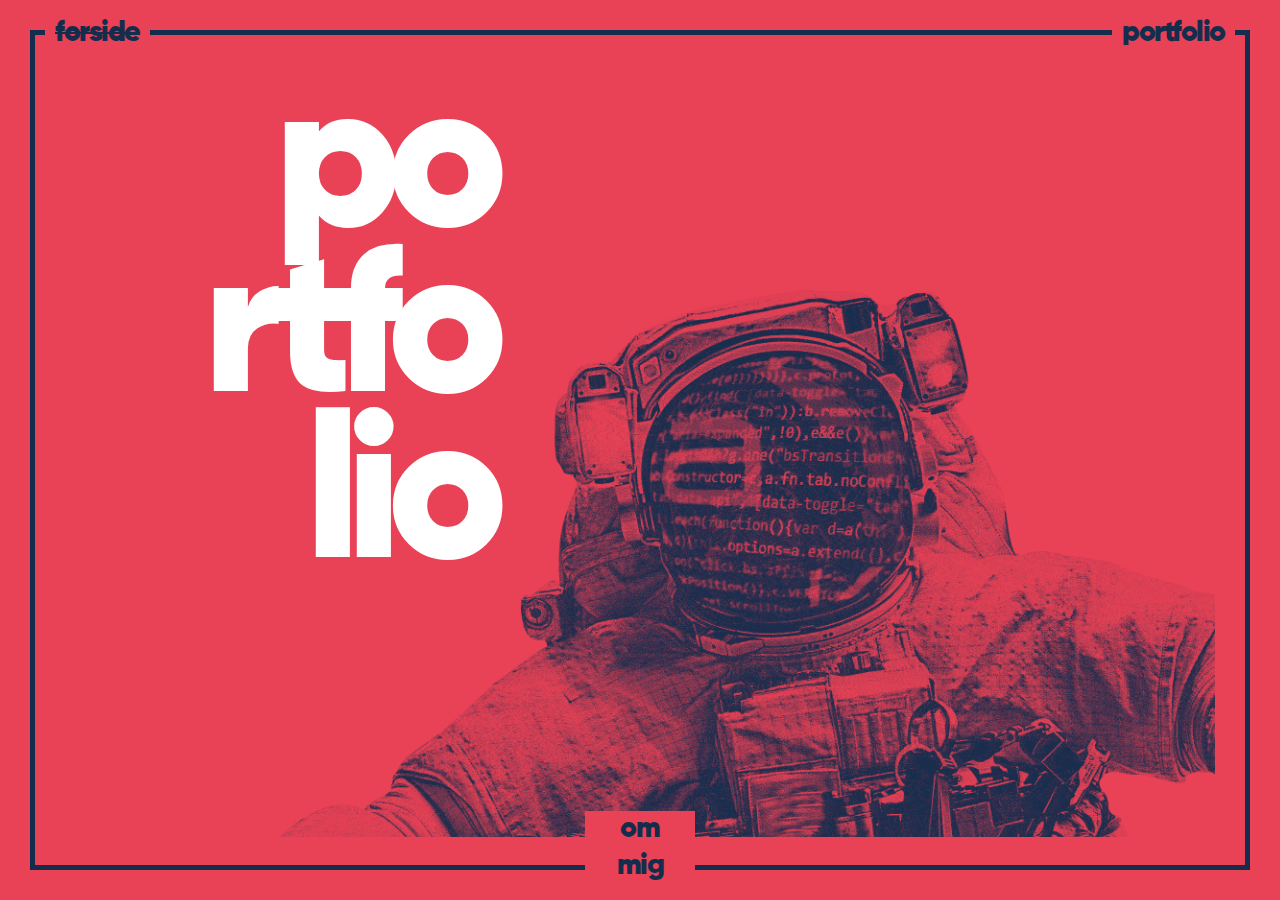
<file: index.html>
<!doctype html>
<html lang="da">

<head>
    <meta charset="utf-8">
    <meta name="viewport" content="width=device-width, initial-scale=1.0">
    <meta name="robots" content="noindex">
    <meta name="description" content="Portfolio">
    <title>Portfolio</title>
    <link rel="stylesheet" href="css/style.css">
</head>

<body>
    <div id="wrapper" class="overflow_hidden">
        <div id="splash"></div>
        <div id="header" class="">
            <h1>po<br>rtfo<br>lio</h1>
        </div>

        <div id="header2" class="">
            <h1>multimedie<br>designer</h1>
            <h4>[1. sem.]</h4>
            <h4>Fríðbjartur Miðberg</h4>
        </div>
    </div>

    <!--nav-->
    <div class="frame">
    </div>
    <div id="forside"><a href="index.html" class="white_text fade">forside</a></div>
    <div id="port"><a href="portfolio.html" class="fade">portfolio</a></div>
    <div id="om"><a href="om.html" class="fade">om mig</a></div>
    <!--nav slut-->

    <script src="https://code.jquery.com/jquery-3.3.1.js"></script>
    <script src="js/main.js"></script>
</body>

</html>
</file>
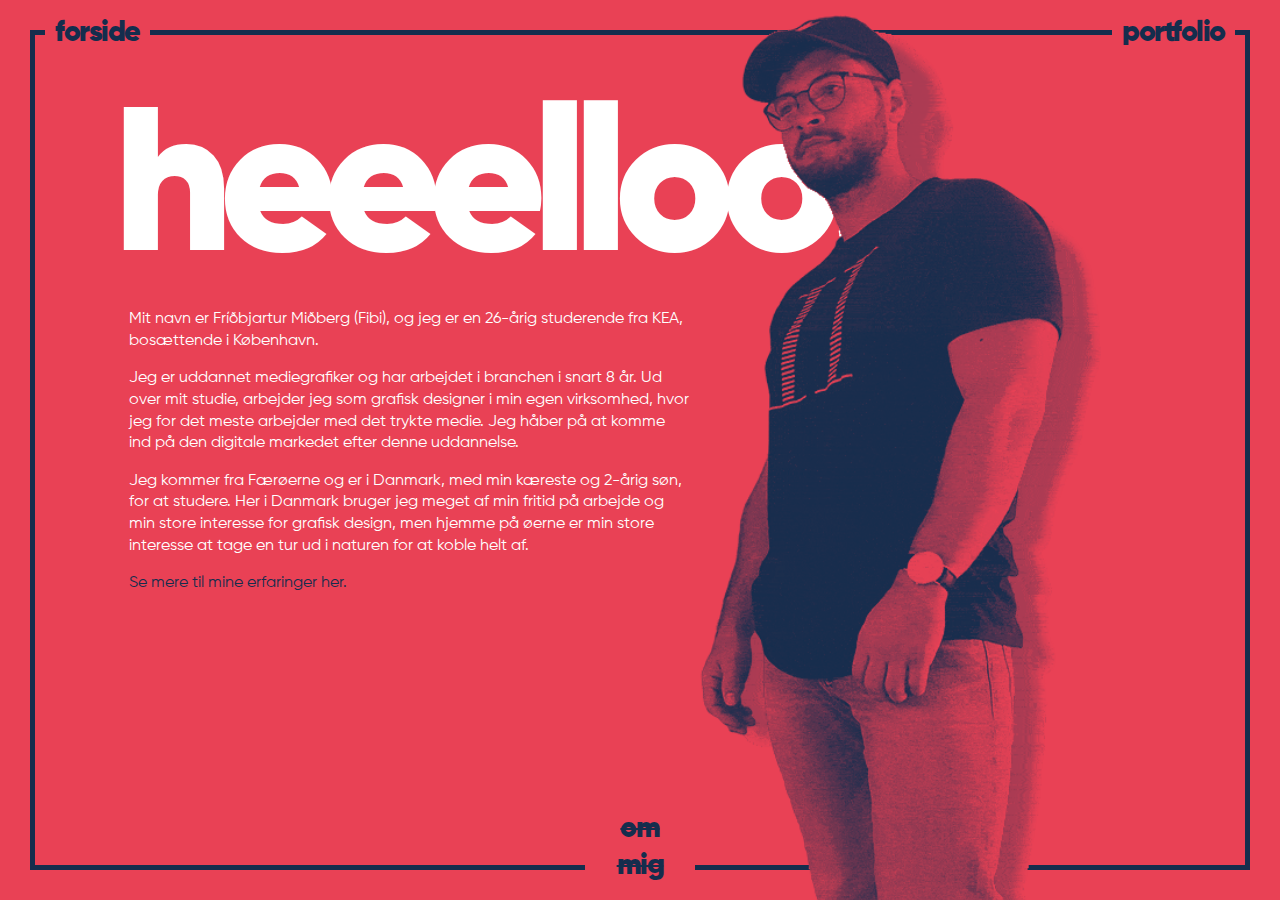
<file: om.html>
<!doctype html>
<html lang="da">

<head>
    <meta charset="utf-8">
    <meta name="viewport" content="width=device-width, initial-scale=1.0">
    <meta name="robots" content="noindex">
    <meta name="description" content="Portfolio">
    <title>Portfolio</title>
    <link rel="stylesheet" href="css/style.css">
</head>

<body>
    <div id="wrapper">
        <div id="covertxt_om" class="">
            <h1>heeelloo!</h1>
            <div class="column text">
                <p class="bold"><br>Mit navn er Fríðbjartur Miðberg (Fibi), og jeg er en 26-årig studerende fra KEA, bosættende i København.</p>

                <p class="bold">Jeg er uddannet mediegrafiker og har arbejdet i branchen i snart 8 år. Ud over mit studie, arbejder jeg som grafisk designer i min egen virksomhed, hvor jeg for det meste arbejder med det trykte medie. Jeg håber på at komme ind på den digitale markedet efter denne uddannelse.</p>
                <p class="bold">Jeg kommer fra Færøerne og er i Danmark, med min kæreste og 2-årig søn, for at studere. Her i Danmark bruger jeg meget af min fritid på arbejde og min store interesse for grafisk design, men hjemme på øerne er min store interesse at tage en tur ud i naturen for at koble helt af.
                </p>
                <p class="bold" style="cursor:pointer;" onClick="window.open('https://www.facebook.com/midbergdesign','_newtab');"><a href="" target="_blank">Se mere til mine erfaringer her.</a></p>
            </div>
        </div>
    </div>

    <!--nav-->
    <div class="frame">
    </div>
    <div id="forside"><a href="index.html" class="fade">forside</a></div>
    <div id="port"><a href="portfolio.html" class="fade">portfolio</a></div>
    <div id="om"><a href="om.html" class="white_text fade">om mig</a></div>
    <!--nav slut-->
    <div id="cover_me"></div>

    <script src="https://code.jquery.com/jquery-3.3.1.js"></script>
    <script src="js/main.js"></script>
</body>

</html>
</file>
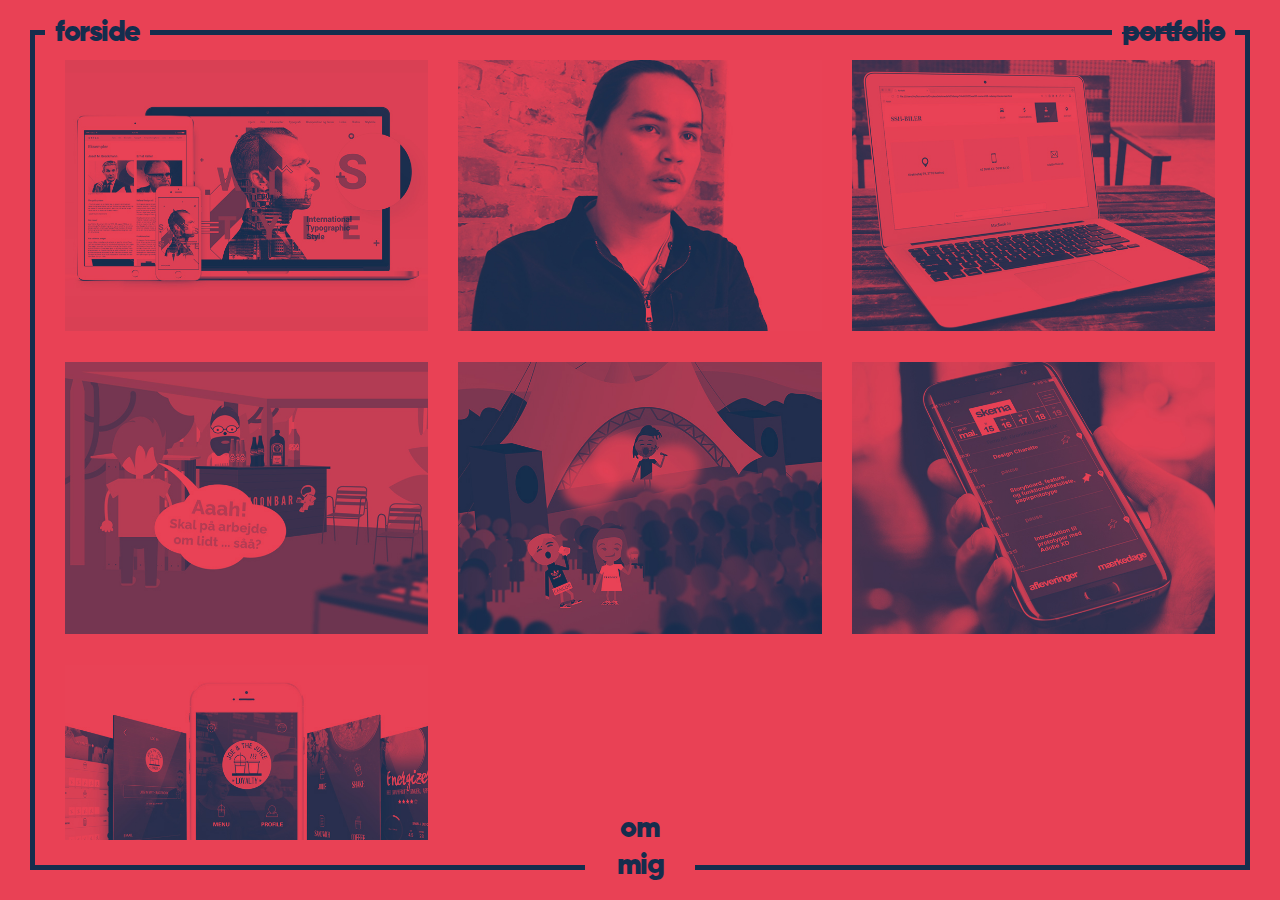
<file: portfolio.html>
<!doctype html>
<html lang="da">

<head>
    <meta charset="utf-8">
    <meta name="viewport" content="width=device-width, initial-scale=1.0">
    <meta name="robots" content="noindex">
    <meta name="description" content="Portfolio">
    <title>Portfolio</title>
    <link rel="stylesheet" href="css/style.css">
</head>

<body>
    <div id="wrapper">
        <section id="portfolio">
            <div class="row">
                <div class="column">
                    <img src="images/04.jpg" alt="portfolio" class="portfolio_img">
                    <div class="figcaption">
                        <h3>swiss style</h3>
                        <p>Tema 1: Grundlæggende HTML</p>
                        <a href="pages/swiss.html" class=""></a>
                    </div>
                </div>

                <div class="column">
                    <img src="images/07.jpg" alt="portfolio" class="portfolio_img">
                    <div class="figcaption">
                        <h3>CPH:DOX</h3>
                        <p>Tema 3: Grundlæggende video</p>
                        <a href="pages/dox.html"></a>
                    </div>
                </div>

                <div class="column">
                    <img src="images/03.jpg" alt="portfolio" class="portfolio_img">
                    <div class="figcaption">
                        <h3>ssh-biler</h3>
                        <p>Tema 3: Redesign af website</p>
                        <a href="pages/redesign.html"></a>
                    </div>
                </div>

                <div class="column">
                    <img src="images/02.jpg" alt="portfolio" class="portfolio_img">
                    <div class="figcaption">
                        <h3>fredagsbar</h3>
                        <p>Tema 2: Animation</p>
                        <a href="pages/fredagsb.html"></a>
                    </div>
                </div>

                <div class="column">
                    <img src="images/05.jpg" alt="portfolio" class="portfolio_img">
                    <div class="figcaption">
                        <h3>privat snak</h3>
                        <p>Tema 2: Animation</p>
                        <a href="pages/roskilde.html"></a>
                    </div>
                </div>

                <div class="column">
                    <img src="images/01.jpg" alt="portfolio" class="portfolio_img">
                    <div class="figcaption">
                        <h3>kea app</h3>
                        <p>Tema 4: Grundlæggende UX</p>
                        <a href="pages/kea.html"></a>
                    </div>
                </div>

                <div class="column">
                    <img src="images/06.jpg" alt="portfolio" class="portfolio_img">
                    <div class="figcaption">
                        <h3>joe & the juice</h3>
                        <p>Tema 4: Grundlæggende UX </p>
                        <a href="pages/jj.html"></a>
                    </div>
                </div>

                <div class="column">
                </div>

                <div class="column">
                </div>

            </div>
        </section>

    </div>

    <!--nav-->
    <div class="frame">
    </div>
    <div id="forside"><a href="index.html" class="fade">forside</a></div>
    <div id="port"><a href="portfolio.html" class="white_text fade">portfolio</a></div>
    <div id="om"><a href="om.html" class="fade">om mig</a></div>
    <!--nav slut-->

    <script src="https://code.jquery.com/jquery-3.3.1.js"></script>
    <script src="js/main.js"></script>
</body>

</html>
</file>
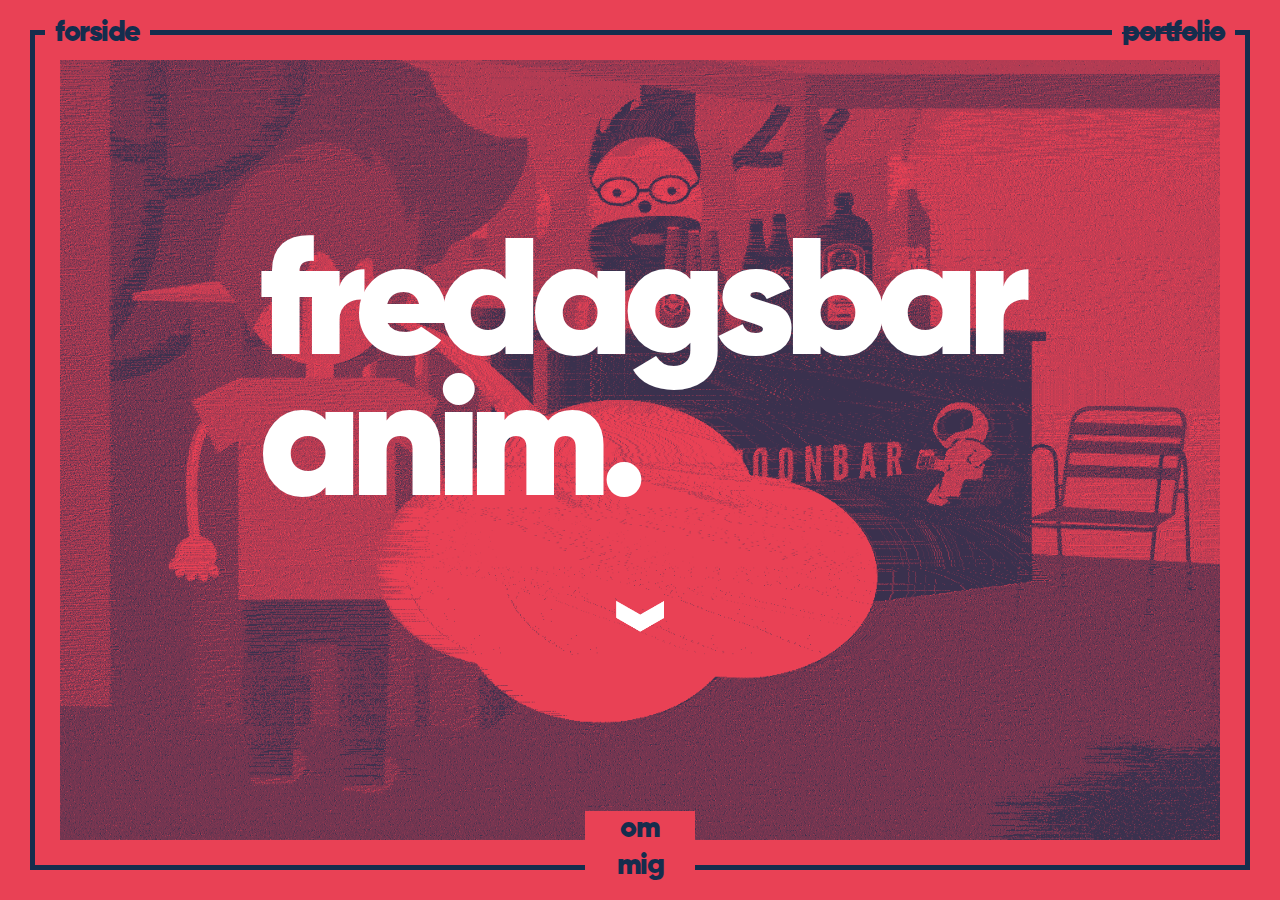
<file: pages/fredagsb.html>
<!doctype html>
<html lang="da">

<head>
    <meta charset="utf-8">
    <meta name="viewport" content="width=device-width, initial-scale=1.0">
    <meta name="robots" content="noindex">
    <meta name="description" content="Portfolio">
    <title>Fredagsbar</title>
    <link rel="stylesheet" href="../css/style.css">
</head>

<body>
    <div id="wrapper">
        <div id="cover_04"></div>
        <div id="covertxt" class="">
            <h1>fredagsbar<br>anim.</h1>
            <div id="down" class="click01"> <a href="#row2"></a>
            </div>
        </div>

        <!--indhold-->
        <div id="row2">
            <div class="col_full">
                <h4>Opgaven</h4>
                <p>Som en del af vores animations forløb skulle vi udvikle en sprite-animation, som senere skulle indgå i et interaktivt spil, hvor vi også skulle optage vores egen lyd. Det var en selvstændig opgave og vi skulle følge nogle krav, som f.eks. to forskellige slutninger, et interaktivt valg mellem to ting, et automatisk valg og en tidsbegrænsning på den interaktive aktivitet.</p>
                <p>Scenen skulle være udenfor. Mit projekt handler om en dreng der skal på fredagsbar efter skole.</p>

                <h4 class="h4_1">Proces</h4>
                <p>Det var første gang vi arbejdede med jQuery og sprite-animationer. Der var meget information på kort tid, så det blev til en lang uge. Jeg blev færdig og er meget glad for resultatet. Min store udfordring var at arbejde med css-animation.
                </p>
            </div>
        </div>
        <div id="row">
            <div class="icon01" style="cursor:pointer;" onClick="window.open('http://fmidberg.com/kea/02-animation/projekt/index.html','_newtab');">
                <p><img src="../images/web.gif" width="70px">
                    <br>Se animation</p>
            </div>

            <div class="icon02" style="cursor:pointer;" onClick="window.open('http://fmidberg.com/kea/02-animation/dokumentionsite/index.html','_newtab');">
                <p><img src="../images/docu.gif" width="70px">
                    <br>Dokumentation</p>
            </div>
        </div>
        <!--indhold slut-->

    </div>

    <!--nav-->
    <div class="frame">
    </div>
    <div id="forside"><a href="../index.html" class="fade">forside</a></div>
    <div id="port"><a href="../portfolio.html" class="white_text fade">portfolio</a></div>
    <div id="om"><a href="../om.html" class="fade">om mig</a></div>
    <!--nav slut-->

    <script src="https://code.jquery.com/jquery-3.3.1.js"></script>
    <script src="../js/main.js"></script>
</body>

</html>
</file>
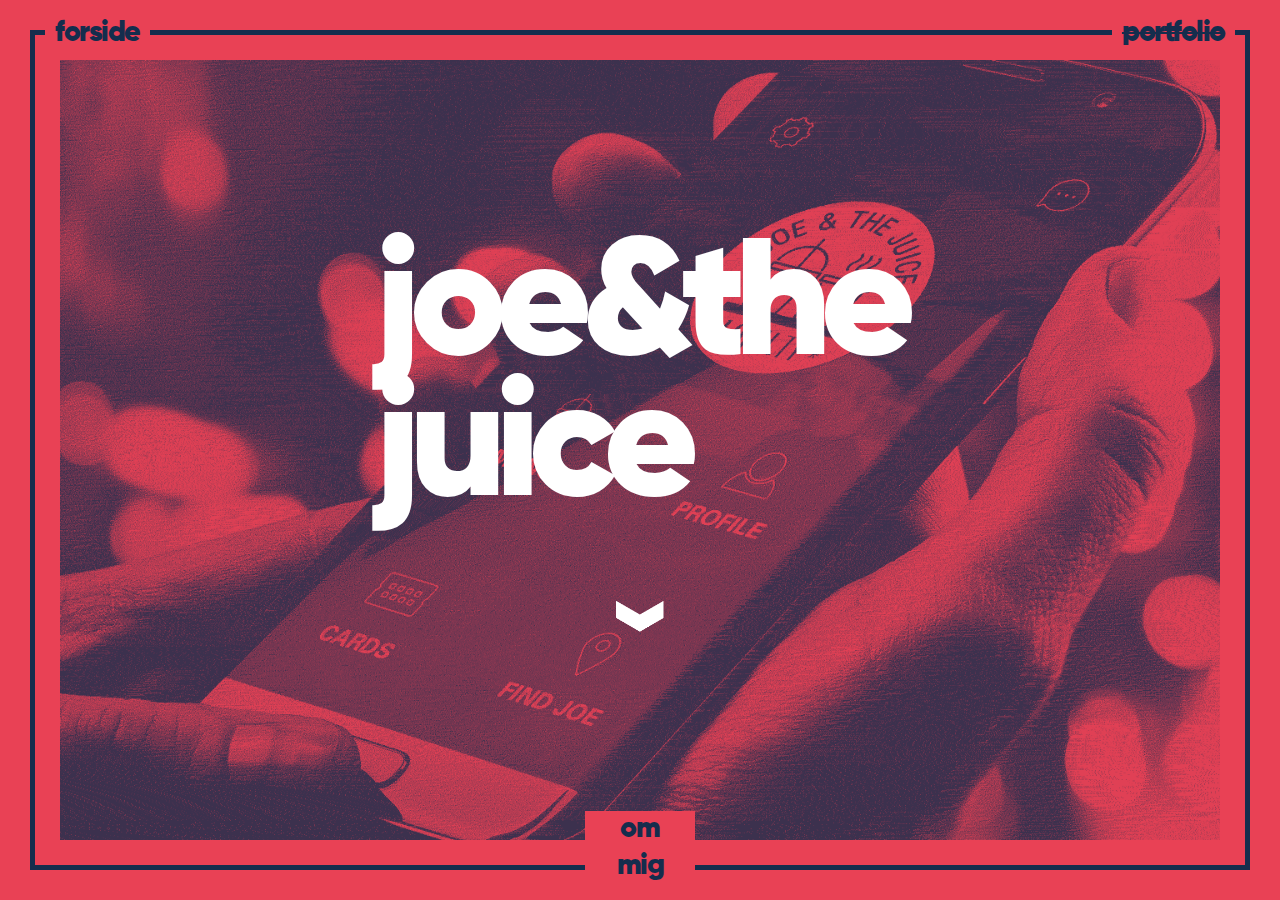
<file: pages/jj.html>
<!doctype html>
<html lang="da">

<head>
    <meta charset="utf-8">
    <meta name="viewport" content="width=device-width, initial-scale=1.0">
    <meta name="robots" content="noindex">
    <meta name="description" content="Portfolio">
    <title>Joe and the Juice</title>
    <link rel="stylesheet" href="../css/style.css">
</head>

<body>
    <div id="wrapper">
        <div id="cover_07"></div>
        <div id="covertxt" class="">
            <h1>joe&the<br>juice</h1>
            <div id="down" class="click01"> <a href="#row2"></a>
            </div>
        </div>

        <!--indhold-->
        <div id="row2">
            <div class="col_full">
                <h4>Opgaven</h4>
                <p>Vi blev sat i grupper og skulle lave en app til Joe & The Juice. Der kom to drenge fra J&J og holdt et kunde-brief. De havde to forskellige apps i forvejen, som de gerne ville have til én app.</p>

                <p>De ville gerne have løsninger for flere nuværende problemer, f.eks. deres loyaltykort, internationale køb, kundekontakt osv.</p>

                <h4 class="h4_1">Proces</h4>
                <p>De havde selv brugt meget tid på at finde løsninger og havde mange krav om hvad det f.eks. ikke skulle være. Så vores problem var, at vi havde alt for kort tid at finde på en problemløsning, som de gerne ville have. Vi fik lavet en brainstorm med flere ideer, men alle blev afvist fordi de stillede så høje krav. Vi endte med at lave et redesign på deres nuværende app, med ekstra funktioner.</p>
                <p>Vi var meget fokuseret på design og fik lavet vores egen ikoner, UX-kit osv.</p>
            </div>
        </div>
        <div id="row">
            <div class="icon01" style="cursor:pointer;" onClick="window.open('http://fmidberg.com/kea/04-ux/03-virksomhedscase/index.html','_newtab');">
                <p><img src="../images/app.gif" width="70px">
                    <br>Se prototype</p>
            </div>

            <div class="icon02" style="cursor:pointer;" onClick="window.open('http://fmidberg.com/kea/04-ux/03-virksomhedscase/proces.html','_newtab');">
                <p><img src="../images/docu.gif" width="70px">
                    <br>Dokumentation</p>
            </div>
        </div>
        <!--indhold slut-->

    </div>

    <!--nav-->
    <div class="frame">
    </div>
    <div id="forside"><a href="../index.html" class="fade">forside</a></div>
    <div id="port"><a href="../portfolio.html" class="white_text fade">portfolio</a></div>
    <div id="om"><a href="../om.html" class="fade">om mig</a></div>
    <!--nav slut-->

    <script src="https://code.jquery.com/jquery-3.3.1.js"></script>
    <script src="../js/main.js"></script>
</body>

</html>
</file>
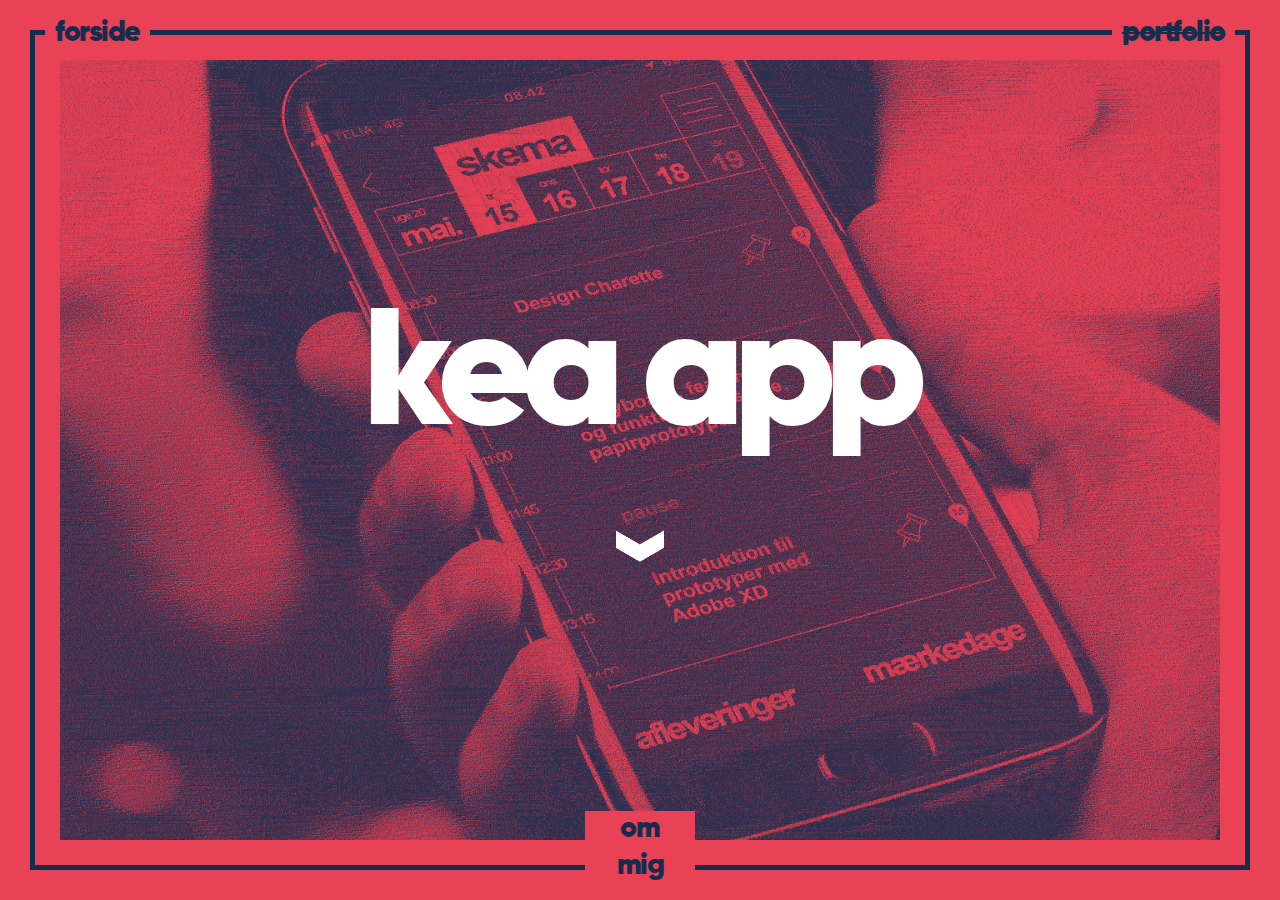
<file: pages/kea.html>
<!doctype html>
<html lang="da">

<head>
    <meta charset="utf-8">
    <meta name="viewport" content="width=device-width, initial-scale=1.0">
    <meta name="robots" content="noindex">
    <meta name="description" content="Portfolio">
    <title>Kea app</title>
    <link rel="stylesheet" href="../css/style.css">
</head>

<body>
    <div id="wrapper">
        <div id="cover_06"></div>
        <div id="covertxt" class="">
            <h1>kea app</h1>
            <div id="down" class="click01"> <a href="#row2"></a>
            </div>
        </div>

        <!--indhold-->
        <div id="row2">
            <div class="col_full">
                <h4>Opgaven</h4>
                <p>Vi skulle arbejde selvstændigt på en prototype til en KEA app, hvor målgruppen er studerende på KEA. Ud fra vores brugerresearch fik vi et overblik om hvad de studerende er utilfredse med. Her kunne f.eks. se, at skemaet, kea’s mail ikke virkede optimalt og hvordan multimediedesignstuderende på den danske og den internationale linje ikke har meget med hinanden at gøre.</p>

                <p>Min app giver overblik over de forskellige platforme f.eks. mail, skema, forum, begivenheder osv.</p>

                <h4 class="h4_1">Proces</h4>
                <p>I denne opgave skulle vi vise vores ”Design Thinking proces” der ind holder f.eks. brugerresearch, experience map, storyboard, Design Charette osv. Vi blev også introduceret til Adobe XD, som jeg syntes er et fantastisk program :)</p>
            </div>
        </div>
        <div id="row">
            <div class="icon01" style="cursor:pointer;" onClick="window.open('http://fmidberg.com/kea/04-ux/01-bruger/keaapp.html#praesentation','_newtab');">
                <p><img src="../images/app.gif" width="70px">
                    <br>Se prototype</p>
            </div>

            <div class="icon02" style="cursor:pointer;" onClick="window.open('http://fmidberg.com/kea/04-ux/01-bruger/keaapp.html','_newtab');">
                <p><img src="../images/docu.gif" width="70px">
                    <br>Dokumentation</p>
            </div>
        </div>
        <!--indhold slut-->

    </div>

    <!--nav-->
    <div class="frame">
    </div>
    <div id="forside"><a href="../index.html" class="fade">forside</a></div>
    <div id="port"><a href="../portfolio.html" class="white_text fade">portfolio</a></div>
    <div id="om"><a href="../om.html" class="fade">om mig</a></div>
    <!--nav slut-->

    <script src="https://code.jquery.com/jquery-3.3.1.js"></script>
    <script src="../js/main.js"></script>
</body>

</html>
</file>
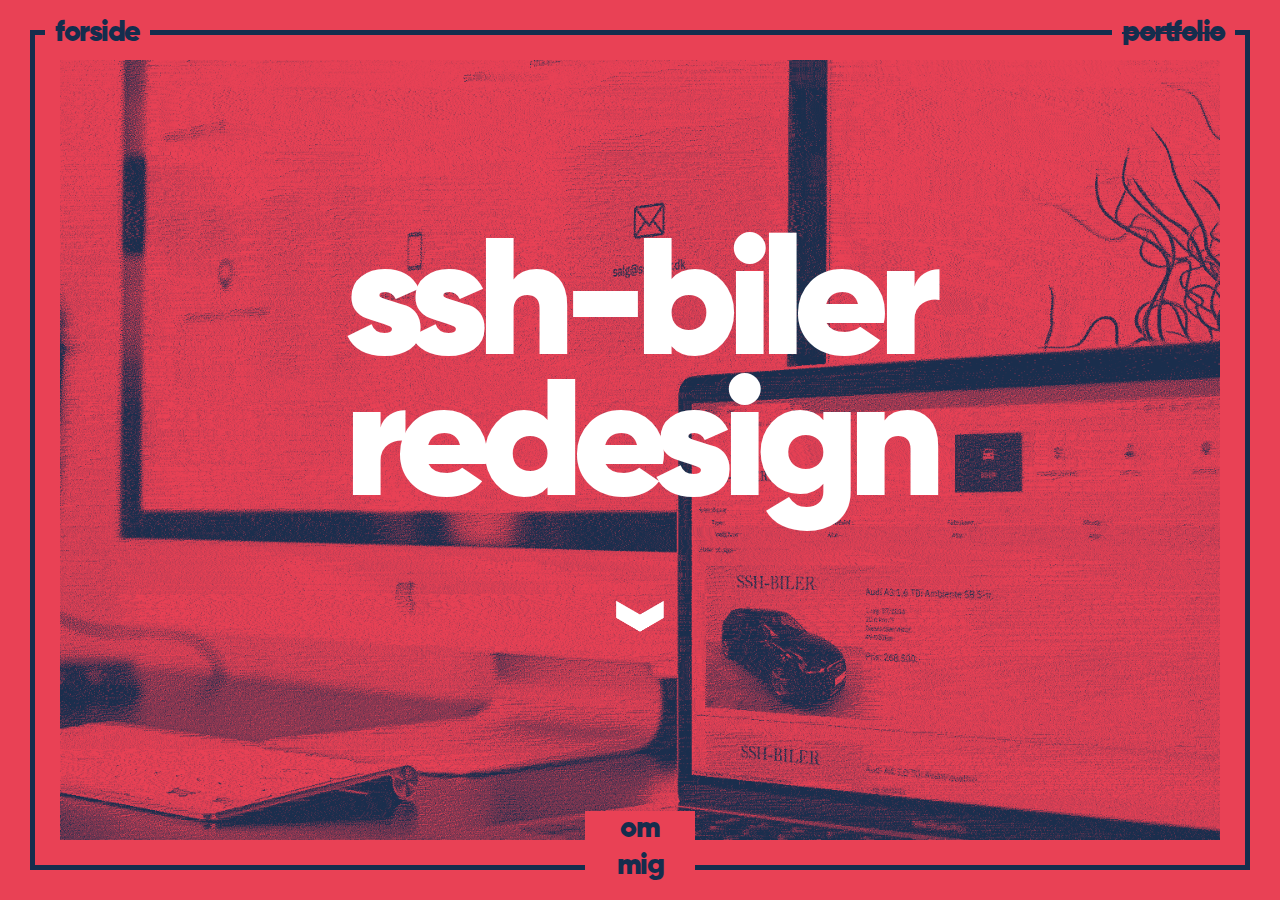
<file: pages/redesign.html>
<!doctype html>
<html lang="da">

<head>
    <meta charset="utf-8">
    <meta name="viewport" content="width=device-width, initial-scale=1.0">
    <meta name="robots" content="noindex">
    <meta name="description" content="Portfolio">
    <title>Redesign</title>
    <link rel="stylesheet" href="../css/style.css">
</head>

<body>
    <div id="wrapper">
        <div id="cover_03"></div>
        <div id="covertxt" class="">
            <h1>ssh-biler<br>redesign</h1>
            <div id="down" class="click01"> <a href="#row2"></a>
            </div>
        </div>

        <!--indhold-->
        <div id="row2">
            <div class="col_full">
                <h4>Opgaven</h4>
                <p>Vi i gruppen skulle selv finde en kunde, der ønskede at hendes nuværende hjemmeside skulle redesignes, samtidig med at vi skulle lave en virksomhedsvideo til hjemmesiden.</p>
                <p>Vores store udfordring i denne opgave var Github. Vi kodede hver vores side, som skulle samles via Github. Her havde vi store problemer lige før deadline. Selve projektet mislykkedes, men vi fik lært lidt om Github og er blevet meget bedre til det nu.
                </p>
                <p>Brugernavnet til hjemmesiden er: kea</p>
                <p>Password: kea</p>
            </div>
        </div>
        <div id="row">
            <div class="icon01" style="cursor:pointer;" onClick="window.open('http://fmidberg.com/kea/03-content/03-redesign/site/','_newtab');">
                <p><img src="../images/web.gif" width="70px">
                    <br>Se website</p>
            </div>

            <div class="icon02" style="cursor:pointer;" onClick="window.open('http://fmidberg.com/kea/03-content/03-redesign/documentationsite/index.html','_newtab');">
                <p><img src="../images/docu.gif" width="70px">
                    <br>Dokumentation</p>
            </div>
        </div>
        <!--indhold slut-->

    </div>

    <!--nav-->
    <div class="frame">
    </div>
    <div id="forside"><a href="../index.html" class="fade">forside</a></div>
    <div id="port"><a href="../portfolio.html" class="white_text fade">portfolio</a></div>
    <div id="om"><a href="../om.html" class="fade">om mig</a></div>
    <!--nav slut-->

    <script src="https://code.jquery.com/jquery-3.3.1.js"></script>
    <script src="../js/main.js"></script>
</body>

</html>
</file>
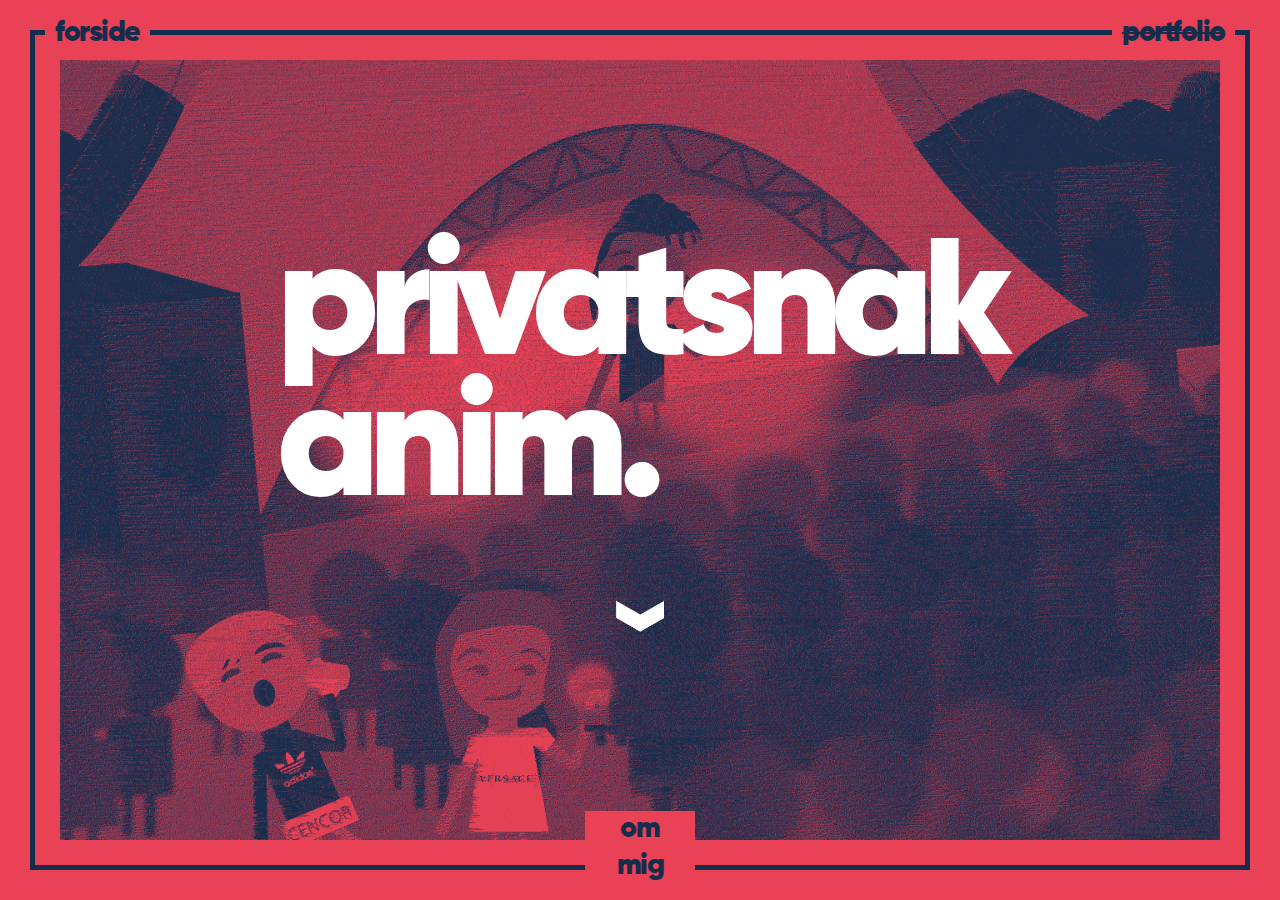
<file: pages/roskilde.html>
<!doctype html>
<html lang="da">

<head>
    <meta charset="utf-8">
    <meta name="viewport" content="width=device-width, initial-scale=1.0">
    <meta name="robots" content="noindex">
    <meta name="description" content="Portfolio">
    <title>Privat snak</title>
    <link rel="stylesheet" href="../css/style.css">
</head>

<body>
    <div id="wrapper">
        <div id="cover_05"></div>
        <div id="covertxt" class="">
            <h1>privatsnak<br>anim.</h1>
            <div id="down" class="click01"> <a href="#row2"></a>
            </div>
        </div>

        <!--indhold-->
        <div id="row2">
            <div class="col_full">
                <h4>Opgaven</h4>
                <p>Vores næste animation var et gruppeprojekt, hvor vi skulle lave en interaktiv animationsfilm til Sex & Samfund. Vi skulle benytte HTML, CSS, JavaScript, jQuery og SVG. Målgruppen var unge fra 13 – 15 år. Vores tema var ”billeddeling på nettet” og filmen skulle skabe opmærksomhed om Privatsnak.dk.</p>
                <p>Vores animationsfilm foregår på Roskilde festivalen hvor en fuld dreng taber bukserne og der bliver taget et billede. Derefter får brugeren et valg om at sende billedet eller ikke.
                </p>

                <h4 class="h4_1">Proces</h4>
                <p>I denne opgave lærte vi hvordan vi skal arbejde med idéprocessen f.eks. persona, storyboard, sekvensdiagram osv. Vi lærte også at arbejde med Scrum og at bruge Scrum-boards. I vores tilfælde brugte vi trello.com.</p>
            </div>
        </div>
        <div id="row">
            <div class="icon01" style="cursor:pointer;" onClick="window.open('http://fmidberg.com/kea/02-animation/02_05_01_gruppe-nr_2_dokumentationssite/animationsfilm_theWeeknd/index.html','_newtab');">
                <p><img src="../images/web.gif" width="70px">
                    <br>Se animation</p>
            </div>

            <div class="icon02" style="cursor:pointer;" onClick="window.open('http://fmidberg.com/kea/02-animation/02_05_01_gruppe-nr_2_dokumentationssite/#ide','_newtab');">
                <p><img src="../images/docu.gif" width="70px">
                    <br>Dokumentation</p>
            </div>
        </div>
        <!--indhold slut-->

    </div>

    <!--nav-->
    <div class="frame">
    </div>
    <div id="forside"><a href="../index.html" class="fade">forside</a></div>
    <div id="port"><a href="../portfolio.html" class="white_text fade">portfolio</a></div>
    <div id="om"><a href="../om.html" class="fade">om mig</a></div>
    <!--nav slut-->

    <script src="https://code.jquery.com/jquery-3.3.1.js"></script>
    <script src="../js/main.js"></script>
</body>

</html>
</file>
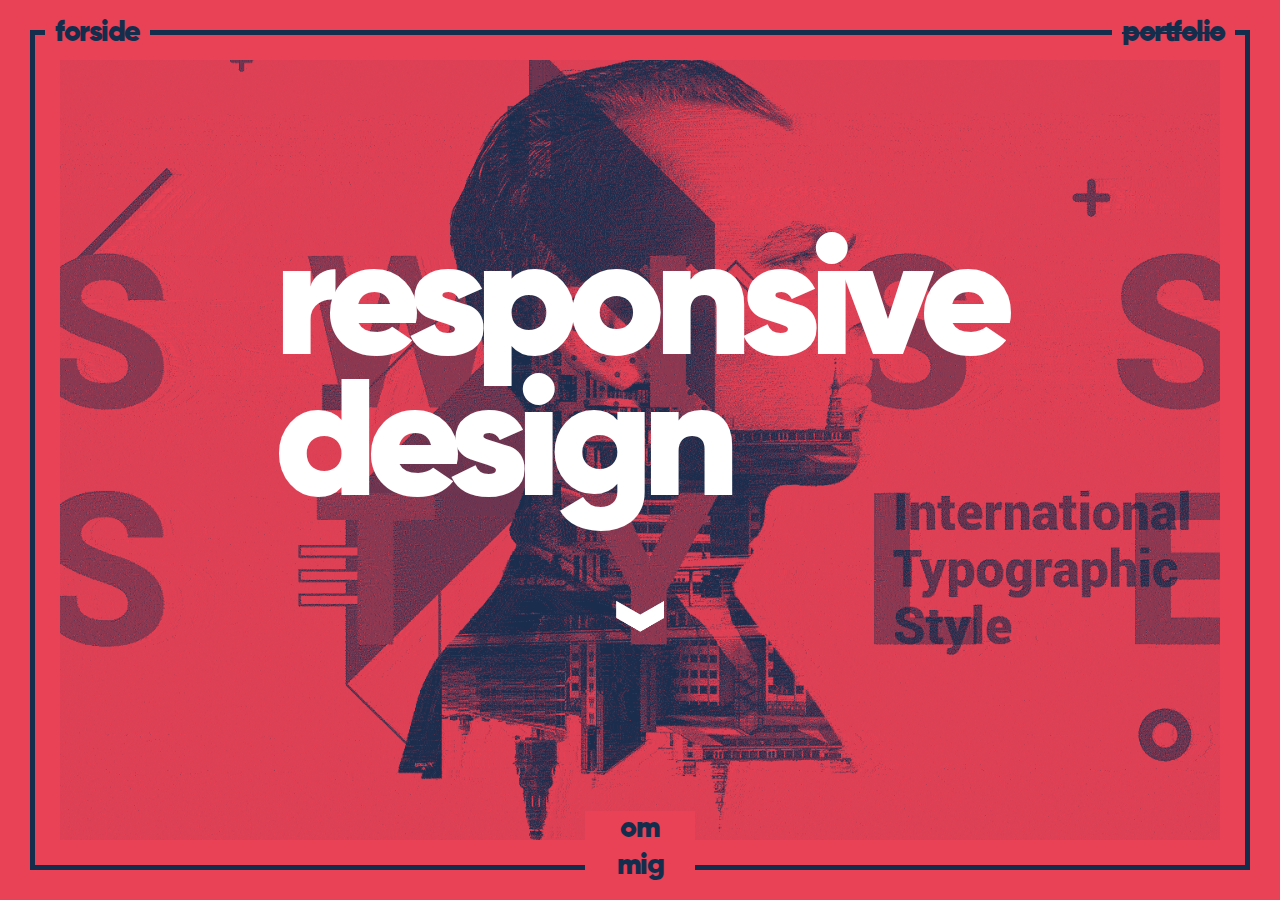
<file: pages/swiss.html>
<!doctype html>
<html lang="da">

<head>
    <meta charset="utf-8">
    <meta name="viewport" content="width=device-width, initial-scale=1.0">
    <meta name="robots" content="noindex">
    <meta name="description" content="Portfolio">
    <title>Swiss style</title>
    <link rel="stylesheet" href="../css/style.css">
</head>

<body>
    <div id="wrapper">
        <div id="cover"></div>
        <div id="covertxt" class="">
            <h1>responsive<br>design</h1>
            <div id="down" class="click01"> <a href="#row2"></a>
            </div>
        </div>

        <!--indhold-->
        <div id="row2">
            <div class="col_full">
                <h4>Opgaven</h4>
                <p><span>Dette var det første tema vi havde på studiet. I dette projekt fik vi til opgave at skabe en responsive hjemmeside. Vi skulle også lave et splash-billede i 5 forskellige størrelser (desktop, mobil og tablet). Vi fik også lært hvordan vi skulle lave et favicon til alle enheder.</span></p>

                <h4 class="h4_1">Tema</h4>
                <p><span>Temaet var stilarter og min stil var Swiss-stilen. Swiss Design var en bevægelse, der begyndte i 1950’ene i to schweiziske kunstskoler ledet af Josef Müller-Brockmann og Armin Hofmann. Deres stil, som blev kaldt „The International Typographic Style“ på det tidspunkt, var at design burde være så usynligt som muligt.</span>
            </div>
        </div>
        <div id="row">
            <div class="icon01 click02" style="cursor:pointer;" onClick="window.open('http://fmidberg.com/kea/01-web/04-responsive/01_04_04_responsive_v3/index.html#splash','_newtab');">
                <p><img src="../images/web.gif" width="70px">
                    <br>Se website</p>
            </div>
        </div>
        <!--indhold slut-->

    </div>

    <!--nav-->
    <div class="frame">
    </div>
    <div id="forside"><a href="../index.html" class="fade">forside</a></div>
    <div id="port"><a href="../portfolio.html" class="white_text fade">portfolio</a></div>
    <div id="om"><a href="../om.html" class="fade">om mig</a></div>
    <!--nav slut-->

    <script src="https://code.jquery.com/jquery-3.3.1.js"></script>
    <script src="../js/main.js"></script>
</body>

</html>
</file>
<file: css/style.css>
@font-face {
    font-family: 'Gilroy';
    src: url('Gilroy-Regular.eot');
    src: url('Gilroy-Regular.eot?#iefix') format('embedded-opentype'),
    url('Gilroy-Regular.woff2') format('woff2'),
    url('Gilroy-Regular.woff') format('woff'),
    url('Gilroy-Regular.ttf') format('truetype'),
    url('Gilroy-Regular.svg#Gilroy-Regular') format('svg');
    font-weight: normal;
    font-style: normal;
}

@font-face {
    font-family: 'Gilroy-RegularItalic';
    src: url('Gilroy-RegularItalic.eot');
    src: url('Gilroy-RegularItalic.eot?#iefix') format('embedded-opentype'),
    url('Gilroy-RegularItalic.woff2') format('woff2'),
    url('Gilroy-RegularItalic.woff') format('woff'),
    url('Gilroy-RegularItalic.ttf') format('truetype'),
    url('Gilroy-RegularItalic.svg#Gilroy-RegularItalic') format('svg');
    font-weight: normal;
    font-style: italic;
}

@font-face {
    font-family: 'Gilroy';
    src: url('Gilroy-Black.eot');
    src: url('Gilroy-Black.eot?#iefix') format('embedded-opentype'),
    url('Gilroy-Black.woff2') format('woff2'),
    url('Gilroy-Black.woff') format('woff'),
    url('Gilroy-Black.ttf') format('truetype'),
    url('Gilroy-Black.svg#Gilroy-Black') format('svg');
    font-weight: 900;
    font-style: normal;
}

body {
    font-family: 'Gilroy';
    font-variant: normal;
    margin: 0;
    padding: 0;
    font-family: 'Gilroy';
    font-weight: normal;
    background-color: #e94155;
}

p {
    color: #152d4d;
    margin-top: 10px;
    font-size: 1em;
    line-height: 1.35em;
}

p span {}

a {
    color: #152d4d;
    text-decoration: none;
}

h1 {
    font-family: 'Gilroy';
    font-weight: 900;
    font-size: 16vw;
    letter-spacing: -1vw;
    margin: 0;
    color: white;
    line-height: 13vw;
    margin: 0;
    padding: 0;
}

#header3 h1 {
    line-height: 10vw;
}

h3 {
    font-weight: 900;
    font-size: 4em;
    letter-spacing: -0.08em;
    margin: 0;
    color: white;
}

h4 {
    font-weight: 900;
    font-size: 2em;
    letter-spacing: -0.04em;
    margin: 0;
    color: white;
    line-height: 1em;
    color: white;
}

#row2 h4 {
    padding: 0;
    font-size: 1.3em;
    color: #152d4d;
}

.h4_1 {
    margin-top: 30px;
}


/*portfolio*/

.row {
    display: -webkit-box;
    display: -moz-box;
    display: -ms-flexbox;
    display: -moz-flex;
    display: -webkit-flex;
    display: flex;
    flex-wrap: wrap;
    align-content: flex-start;
    text-align: center;
}

#row {
    display: -webkit-box;
    display: -moz-box;
    display: -ms-flexbox;
    display: -moz-flex;
    display: -webkit-flex;
    display: flex;
    flex-wrap: wrap;
    flex-direction: row;
    justify-content: space-evenly;
    align-content: flex-start;
    max-width: 700px;
    margin: auto;
}

#row2 {
    display: -webkit-box;
    display: -moz-box;
    display: -ms-flexbox;
    display: -moz-flex;
    display: -webkit-flex;
    display: flex;
    flex-wrap: wrap;
    align-content: flex-start;
    margin-top: 50px;
}

.column {
    flex-grow: 1;
    flex-basis: 320px;
    margin-left: 15px;
    margin-right: 15px;
    margin-bottom: 25px;
    position: relative;
}

.icon01 {
    background-repeat: no-repeat;
    background-position: center;
    background-size: 110%;
    width: 270px;
    height: 270px;
    position: relative;
    text-align: center;
    margin-top: 20px;
    margin-bottom: 20px;
    margin-left: 2.5vw;
    margin-right: 2.5vw;
    transition: 2s;
}

.icon01:hover {
    background-image: url(../images/test02.gif);
}

.icon02:hover {
    background-image: url(../images/test02.gif);
}

.icon01 p {
    position: absolute;
    bottom: 70px;
    left: 0;
    right: 0;
    font-weight: 900;
    line-height: 1.2em;
    font-size: 1.5em;
    transition: 1s;
}

.icon02 p {
    position: absolute;
    bottom: 70px;
    left: 0;
    right: 0;
    font-weight: 900;
    line-height: 1.2em;
    font-size: 1.5em;
    transition: 1s;
}

.icon02 p:hover {
    transform: scale(1.2);
}

.icon01 p:hover {
    transform: scale(1.2);
}

.icon02 {
    background-repeat: no-repeat;
    background-position: center;
    background-size: 110%;
    width: 270px;
    height: 270px;
    position: relative;
    text-align: center;
    margin-top: 20px;
    margin-bottom: 20px;
    margin-left: 2.5vw;
    margin-right: 2.5vw;
    transition: 2s;
}

.column_icons img {
    margin: auto;
    height: 200px;
}

.col2 {
    flex-grow: 2;
}

.col_full {
    max-width: 700px;
    margin: auto;
    clear: both;
    float: left;
}

section {
    margin: auto;
}

.portfolio_img {
    width: 100%;
    padding: 0;
    margin: 0;
}

.figcaption {
    background-image: url(../images/test02.gif);
    background-repeat: no-repeat;
    background-position: center;
    background-size: 85%;
    padding-top: 20%;
    bottom: 0;
    top: 0;
    position: absolute;
    text-align: center;
    width: 100%;
    height: 73%;
    transition: 1s;
    background-color: #e94155;

    opacity: 0;
    filter: alpha(opacity=0);
}

.figcaption:hover {
    opacity: 0.9;
    filter: alpha(opacity=90);
}

#cover {
    background: url(../images/04_02.gif) no-repeat center center fixed;
    -webkit-background-size: cover;
    -moz-background-size: cover;
    -o-background-size: cover;
    background-size: cover;

    height: 100%;
    margin-right: 10px;
    margin-left: 10px;
}

#cover_02 {
    background: url(../images/07_02.gif) no-repeat center center fixed;
    -webkit-background-size: cover;
    -moz-background-size: cover;
    -o-background-size: cover;
    background-size: cover;

    height: 100%;
    margin-right: 10px;
    margin-left: 10px;
}

#cover_03 {
    background: url(../images/03_02.gif) no-repeat center center fixed;
    -webkit-background-size: cover;
    -moz-background-size: cover;
    -o-background-size: cover;
    background-size: cover;

    height: 100%;
    margin-right: 10px;
    margin-left: 10px;
}

#cover_04 {
    background: url(../images/02_02.gif) no-repeat center center fixed;
    -webkit-background-size: cover;
    -moz-background-size: cover;
    -o-background-size: cover;
    background-size: cover;

    height: 100%;
    margin-right: 10px;
    margin-left: 10px;
}

#cover_05 {
    background: url(../images/05_02.gif) no-repeat center center fixed;
    -webkit-background-size: cover;
    -moz-background-size: cover;
    -o-background-size: cover;
    background-size: cover;

    height: 100%;
    margin-right: 10px;
    margin-left: 10px;
}

#cover_06 {
    background: url(../images/01_02.gif) no-repeat center center fixed;
    -webkit-background-size: cover;
    -moz-background-size: cover;
    -o-background-size: cover;
    background-size: cover;

    height: 100%;
    margin-right: 10px;
    margin-left: 10px;
}

#cover_07 {
    background: url(../images/06_02.gif) no-repeat center center fixed;
    -webkit-background-size: cover;
    -moz-background-size: cover;
    -o-background-size: cover;
    background-size: cover;

    height: 100%;
    margin-right: 10px;
    margin-left: 10px;
}

#cover_me {
    background-image: url('../images/me.gif');
    background-repeat: no-repeat;
    -webkit-background-size: 100%;
    -moz-background-size: 100%;
    -o-background-size: 100%;
    background-size: 100%;

    width: 50vw;
    height: 109vw;
    position: fixed;
    top: -15px;
    right: 50px;
    z-index: 2;
    display: block;
}

#covertxt {
    position: absolute;
    text-align: left;
    top: 50%;
    left: 50%;
    transform: translateY(-50%) translateX(-50%);
}

.bold {
    color: white;
}

#covertxt_om {
    position: absolute;
    text-align: left;
    top: 4vw;
    left: 5vw;
    width: 50%;
    max-width: 600px;
}

#covertxt h1 {
    font-size: 13vw;
    line-height: 11vw;
    letter-spacing: -0.8vw;
}

#down {
    background: url(../images/down.gif) no-repeat center center;
    background-size: 100%;
    width: 7vw;
    height: 7vw;
    margin-top: 4vw;
    margin-left: auto;
    margin-right: auto;
    animation: puls_kf 0.5s infinite alternate linear;
    transition: 1s;
}

#down:hover {
    margin-top: 6vw;
    padding-top: 40px;
}

@keyframes puls_kf {
    0% {
        transform: scale(1);
    }
    100% {
        transform: scale(1.2);
    }
}


/*Forsiden*/

#wrapper {
    position: absolute;
    top: 60px;
    bottom: 60px;
    left: 50px;
    right: 50px;
    box-sizing: border-box;
    overflow: scroll;
    z-index: 1;

    -ms-overflow-style: none;
    /*IE 10+*/
    overflow: -moz-scrollbars-none;
    /*Firefox*/
}

#wrapper::-webkit-scrollbar {
    display: none;
    /*Safari and Chrome*/
}

.overflow_hidden {
    overflow: hidden !important;
}

#splash {
    background-image: url('../images/forsidan.gif');
    background-size: 100%;
    background-repeat: no-repeat;
    width: 75vw;
    height: 50vw;
    position: absolute;
    bottom: 0;
    right: 15px;
    z-index: 2;
}

#header {
    position: absolute;
    left: 12vw;
    top: 2vw;
    text-align: right;
    transition: 1s;
    opacity: 1;
    filter: alpha(opacity=100);
}

#header2 {
    position: absolute;
    left: 10vw;
    top: 2vw;
    text-align: right;
    transition: 1s;
    opacity: 1;
    filter: alpha(opacity=100);
    z-index: 3;
}


.hidden {
    opacity: 0 !important;
    filter: alpha(opacity=0) !important;
}

.frame {
    position: absolute;
    top: 30px;
    bottom: 30px;
    border-style: solid;
    border-width: 5px;
    border-color: #152d4d;
    box-sizing: border-box;
    left: 30px;
    right: 30px;
    overflow: scroll;
    padding-left: 15px;
    padding-right: 15px;
    padding-top: 15px;
    padding-bottom: 15px;
}

#forside {
    position: absolute;
    top: 15px;
    left: 45px;
    background-color: #e94155;
    padding: 0 10px;
    text-align: center;
    z-index: 3;
}

#forside a,
#port a,
#om a {
    font-weight: 900;
    font-size: 1.8em;
    letter-spacing: -0.05em;
    margin: 0;
    padding: 0;
    color: #152d4d;
    text-decoration: none;
    transition: 1s;
}

#forside a:hover,
#port a:hover,
#om a:hover {
    color: white;
}

.white_text {
    text-decoration: line-through !important;
}

#port {
    position: absolute;
    top: 15px;
    right: 45px;
    background-color: #e94155;
    padding: 0 10px;
    text-align: center;
    z-index: 3;
}

#om {
    width: 90px;
    position: absolute;
    bottom: 15px;
    right: 0;
    left: 0;
    margin-left: auto;
    margin-right: auto;
    background-color: #e94155;
    padding: 0 10px;
    text-align: center;
    z-index: 3;
}

.text {
    text-align: left;
}




/*Mobil*/

@media only screen and (max-width: 700px) {
    h1 {
        font-size: 22vw;
        letter-spacing: -1vw;
        line-height: 18vw;
    }

    #splash {
        width: 85vw;
        height: 56vw;
    }

    #header2 h1 {
        font-size: 14vw;
        letter-spacing: -1vw;
        line-height: 12vw;
    }

    #down {
        width: 11vw;
        height: 11vw;
        margin-top: 6vw;
    }

    #down:hover {
        margin-top: 12vw;
    }

    #cover_me {
        width: 60vw;
        height: 131vw;
        top: 50px;
        right: -14vw;
    }

    #covertxt_om {
        left: 3vw;
        width: 65%;
        max-width: 600px;
    }

    .text {
        z-index: 3;
    }
}

@media only screen and (max-width: 568px) {
    h3 {
        font-size: 2.5em;
        letter-spacing: -0.06em;
    }

    #splash {
        width: 120vw;
        height: 80vw;
        right: 0;
    }

    #down {
        width: 15vw;
        height: 15vw;
        margin-top: 10vw;
    }

    #down:hover {
        margin-top: 17vw;
    }

    #cover_me {
        width: 65vw;
        height: 142vw;
        right: -20vw;
    }

    #covertxt_om {
        left: 0;
        width: 80%;
        max-width: 600px;
    }

    .text {
        z-index: 3;
    }
}

@media only screen and (max-width: 480px) {
    #cover_me {
        width: 70vw;
        height: 153vw;
        right: -30vw;
    }

    #covertxt_om {
        left: -8px;
        width: 93%;
        max-width: 600px;
    }

    .text {
        z-index: 3;
    }
}


@media only screen and (max-width: 400px) {

    #header2 {
        left: 1vw;
    }

    #header2 h1 {
        font-size: 4em;
        line-height: 14vw;
    }

    #header2 h4 {
        font-size: 1.3em;
        letter-spacing: -0.03em;
    }

    #cover_me {
        width: 83vw;
        height: 180vw;
        right: -40vw;
    }

    .text {
        z-index: 3;
    }
}
</file>
